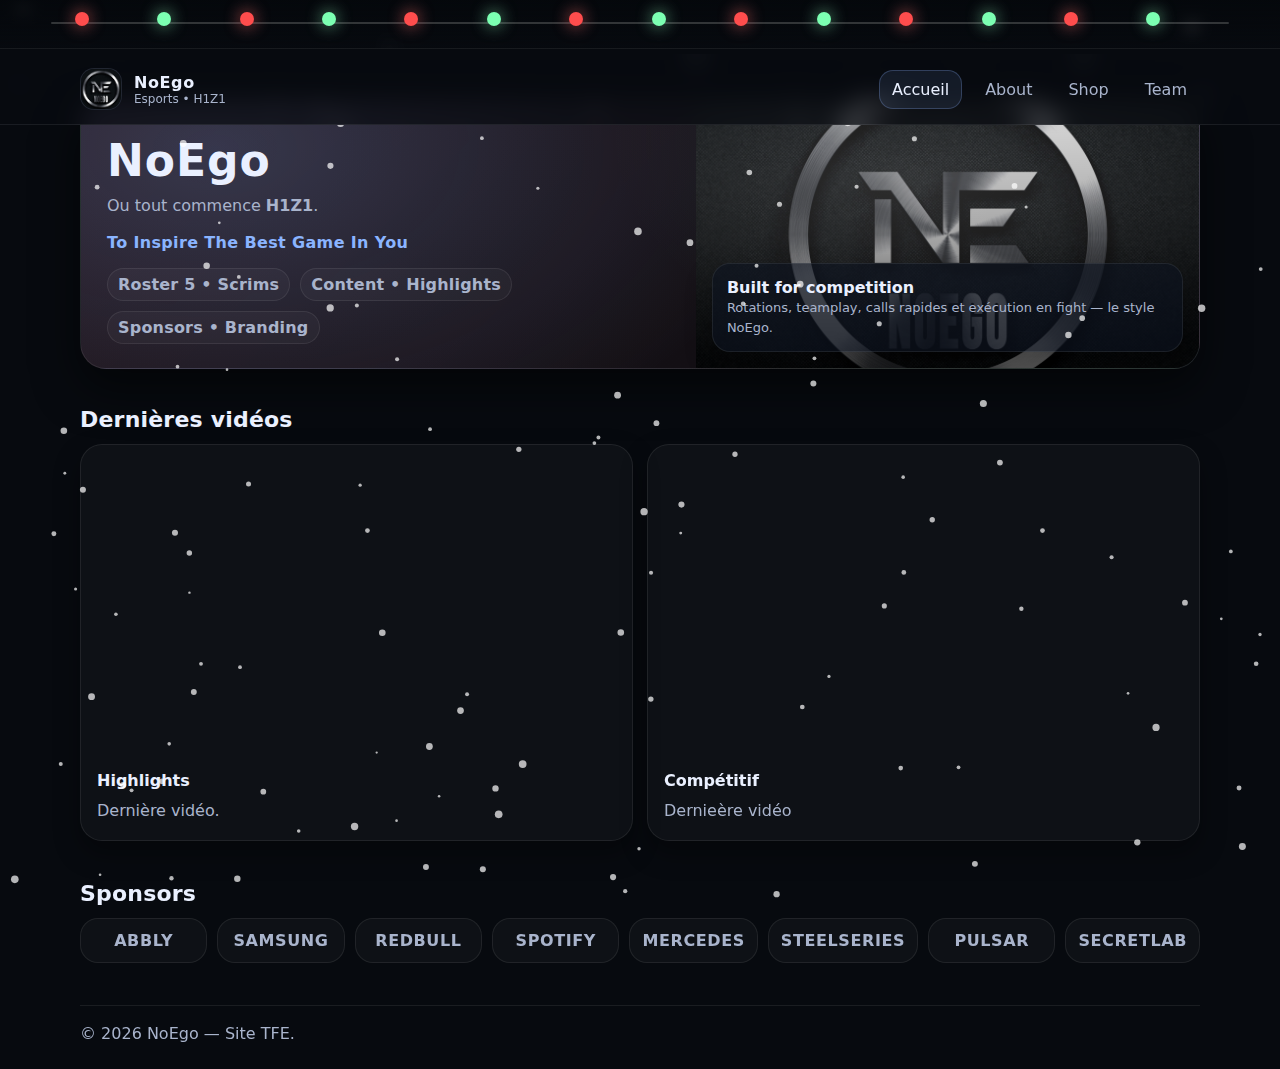
<file: index.html>
<!DOCTYPE html>
<html lang="fr">
<head>
  <meta charset="UTF-8" />
  <meta name="viewport" content="width=device-width, initial-scale=1.0" />
  <title>NoEgo — Accueil</title>
  <meta name="description" content="NoEgo — équipe esports H1Z1. To Inspire The Best Game In You."/>
  <link rel="stylesheet" href="css/style.css" />
</head>
<body>
<div class="garland">
    <div class="wire">
      <span class="bulb red"   style="left:2%"></span>
      <span class="bulb green" style="left:9%"></span>
      <span class="bulb red"   style="left:16%"></span>
      <span class="bulb green" style="left:23%"></span>
      <span class="bulb red"   style="left:30%"></span>
      <span class="bulb green" style="left:37%"></span>
      <span class="bulb red"   style="left:44%"></span>
      <span class="bulb green" style="left:51%"></span>
      <span class="bulb red"   style="left:58%"></span>
      <span class="bulb green" style="left:65%"></span>
      <span class="bulb red"   style="left:72%"></span>
      <span class="bulb green" style="left:79%"></span>
      <span class="bulb red"   style="left:86%"></span>
      <span class="bulb green" style="left:93%"></span>
    </div>
  </div>
  <canvas id="snow"></canvas>

  <header>
    <div class="container nav">
      <a class="brand" href="index.html">
        <img src="assets/logo.jpg" alt="NoEgo Logo">
        <div>
          <div class="name">NoEgo</div>
          <div class="small">Esports • H1Z1</div>
        </div>
      </a>
      <nav class="links">
        <a class="active" href="index.html">Accueil</a>
        <a class="" href="about.html">About</a>
        <a class="" href="shop.html">Shop</a>
        <a class="" href="team.html">Team</a>
      </nav>
    </div>
  </header>

<main class="container">
  <section class="hero">
    <div class="heroGrid">
      <div class="heroLeft">
       
        <h1 class="heroTitle" style="margin-top:12px;">NoEgo</h1>
        <p class="heroSub">
          Ou tout commence <strong>H1Z1</strong>.
        </p>
        <div class="slogan">To Inspire The Best Game In You</div>
        <div class="heroMeta">
          <span class="pill">Roster 5 • Scrims</span>
          <span class="pill">Content • Highlights</span>
          <span class="pill">Sponsors • Branding</span>
        </div>
      </div>

      <div class="heroRight" aria-label="NoEgo banner">
        <div class="heroRightInner">
          <strong>Built for competition</strong>
          <span>Rotations, teamplay, calls rapides et exécution en fight — le style NoEgo.</span>
        </div>
      </div>
    </div>
  </section>

  <section class="section">
    <h2>Dernières vidéos</h2>
    <div class="grid">
      <div class="card split">
        <iframe class="video"
          src="https://www.youtube.com/embed/Eaam93ZjDBo"
          title="NoEgo video 1"
          allow="accelerometer; autoplay; clipboard-write; encrypted-media; gyroscope; picture-in-picture; web-share"
          allowfullscreen></iframe>
        <div class="pad">
          <strong>Highlights</strong>
          <p>Dernière vidéo.</p>
        </div>
      </div>

      <div class="card split">
        <iframe class="video"
          src="https://www.youtube.com/embed/p4w0YMkL9Jo"
          title="NoEgo video 2"
          allow="accelerometer; autoplay; clipboard-write; encrypted-media; gyroscope; picture-in-picture; web-share"
          allowfullscreen></iframe>
        <div class="pad">
          <strong>Compétitif</strong>
          <p>Dernieère vidéo</p>
        </div>
      </div>
    </div>
  </section>

  <section class="section">
    <h2>Sponsors</h2>
    <div class="sponsors">
      <div class="sponsor">Abbly</div>
      <div class="sponsor">Samsung</div>
      <div class="sponsor">Redbull</div>
      <div class="sponsor">Spotify</div>
      <div class="sponsor">Mercedes</div>
      <div class="sponsor">SteelSeries</div>
      <div class="sponsor">Pulsar</div>
      <div class="sponsor">Secretlab</div>
    </div>
  </section>

  <footer>
    © <span id="year"></span> NoEgo — Site TFE.
  </footer>
</main>

<script src="js/snow.js"></script>
<script>document.getElementById("year").textContent = new Date().getFullYear();</script>
</body>
</html>
</file>
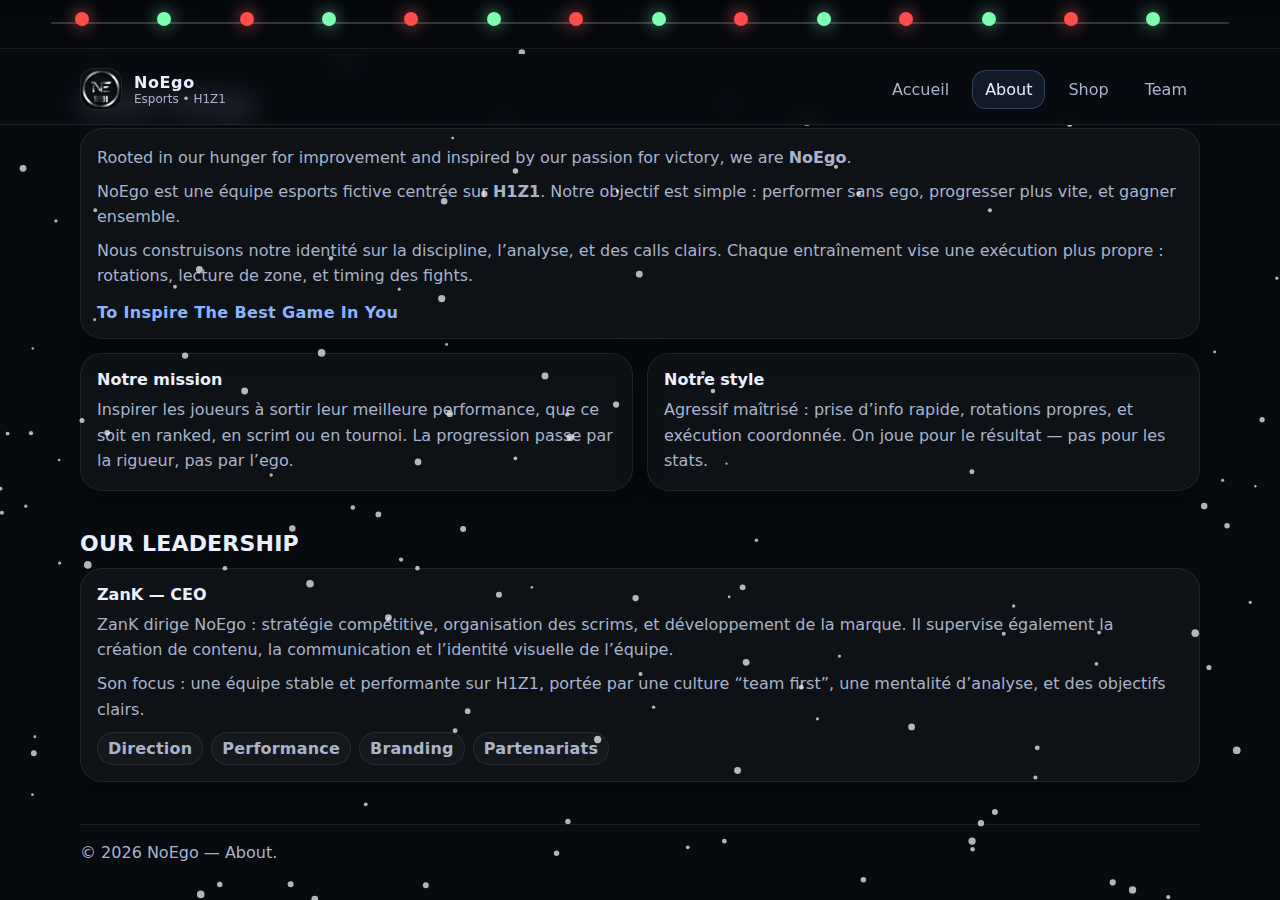
<file: about.html>
<!DOCTYPE html>
<html lang="fr">
<head>
  <meta charset="UTF-8" />
  <meta name="viewport" content="width=device-width, initial-scale=1.0" />
  <title>NoEgo — About</title>
  <meta name="description" content="À propos de NoEgo: équipe esports fictive H1Z1, leadership et vision."/>
  <link rel="stylesheet" href="css/style.css" />
</head>
<body>
<div class="garland">
    <div class="wire">
      <span class="bulb red"   style="left:2%"></span>
      <span class="bulb green" style="left:9%"></span>
      <span class="bulb red"   style="left:16%"></span>
      <span class="bulb green" style="left:23%"></span>
      <span class="bulb red"   style="left:30%"></span>
      <span class="bulb green" style="left:37%"></span>
      <span class="bulb red"   style="left:44%"></span>
      <span class="bulb green" style="left:51%"></span>
      <span class="bulb red"   style="left:58%"></span>
      <span class="bulb green" style="left:65%"></span>
      <span class="bulb red"   style="left:72%"></span>
      <span class="bulb green" style="left:79%"></span>
      <span class="bulb red"   style="left:86%"></span>
      <span class="bulb green" style="left:93%"></span>
    </div>
  </div>
  <canvas id="snow"></canvas>

  <header>
    <div class="container nav">
      <a class="brand" href="index.html">
        <img src="assets/logo.jpg" alt="NoEgo Logo">
        <div>
          <div class="name">NoEgo</div>
          <div class="small">Esports • H1Z1</div>
        </div>
      </a>
      <nav class="links">
        <a class="" href="index.html">Accueil</a>
        <a class="active" href="about.html">About</a>
        <a class="" href="shop.html">Shop</a>
        <a class="" href="team.html">Team</a>
      </nav>
    </div>
  </header>

<main class="container">
  <section class="section">
    <h2>ABOUT NoEgo</h2>
    <div class="grid">
      <div class="card full">
        <div class="pad">
          <p style="margin-top:0">
            Rooted in our hunger for improvement and inspired by our passion for victory, we are <strong>NoEgo</strong>.
          </p>
          <p>
            NoEgo est une équipe esports fictive centrée sur <strong>H1Z1</strong>.
            Notre objectif est simple : performer sans ego, progresser plus vite, et gagner ensemble.
          </p>
          <p>
            Nous construisons notre identité sur la discipline, l’analyse, et des calls clairs.
            Chaque entraînement vise une exécution plus propre : rotations, lecture de zone, et timing des fights.
          </p>
          <div class="slogan">To Inspire The Best Game In You</div>
        </div>
      </div>

      <div class="card split">
        <div class="pad">
          <strong>Notre mission</strong>
          <p>
            Inspirer les joueurs à sortir leur meilleure performance, que ce soit en ranked, en scrim ou en tournoi.
            La progression passe par la rigueur, pas par l’ego.
          </p>
        </div>
      </div>

      <div class="card split">
        <div class="pad">
          <strong>Notre style</strong>
          <p>
            Agressif maîtrisé : prise d’info rapide, rotations propres, et exécution coordonnée.
            On joue pour le résultat — pas pour les stats.
          </p>
        </div>
      </div>
    </div>
  </section>

  <section class="section">
    <h2>OUR LEADERSHIP</h2>
    <div class="grid">
      <div class="card full">
        <div class="pad">
          <strong>ZanK — CEO</strong>
          <p>
            ZanK dirige NoEgo : stratégie compétitive, organisation des scrims, et développement de la marque.
            Il supervise également la création de contenu, la communication et l’identité visuelle de l’équipe.
          </p>
          <p>
            Son focus : une équipe stable et performante sur H1Z1, portée par une culture “team first”,
            une mentalité d’analyse, et des objectifs clairs.
          </p>
          <div class="role">
            <span class="pill">Direction</span>
            <span class="pill">Performance</span>
            <span class="pill">Branding</span>
            <span class="pill">Partenariats</span>
          </div>
        </div>
      </div>
    </div>
  </section>

  <footer>
    © <span id="year"></span> NoEgo — About.
  </footer>
</main>

<script src="js/snow.js"></script>
<script>document.getElementById("year").textContent = new Date().getFullYear();</script>
</body>
</html>
</file>
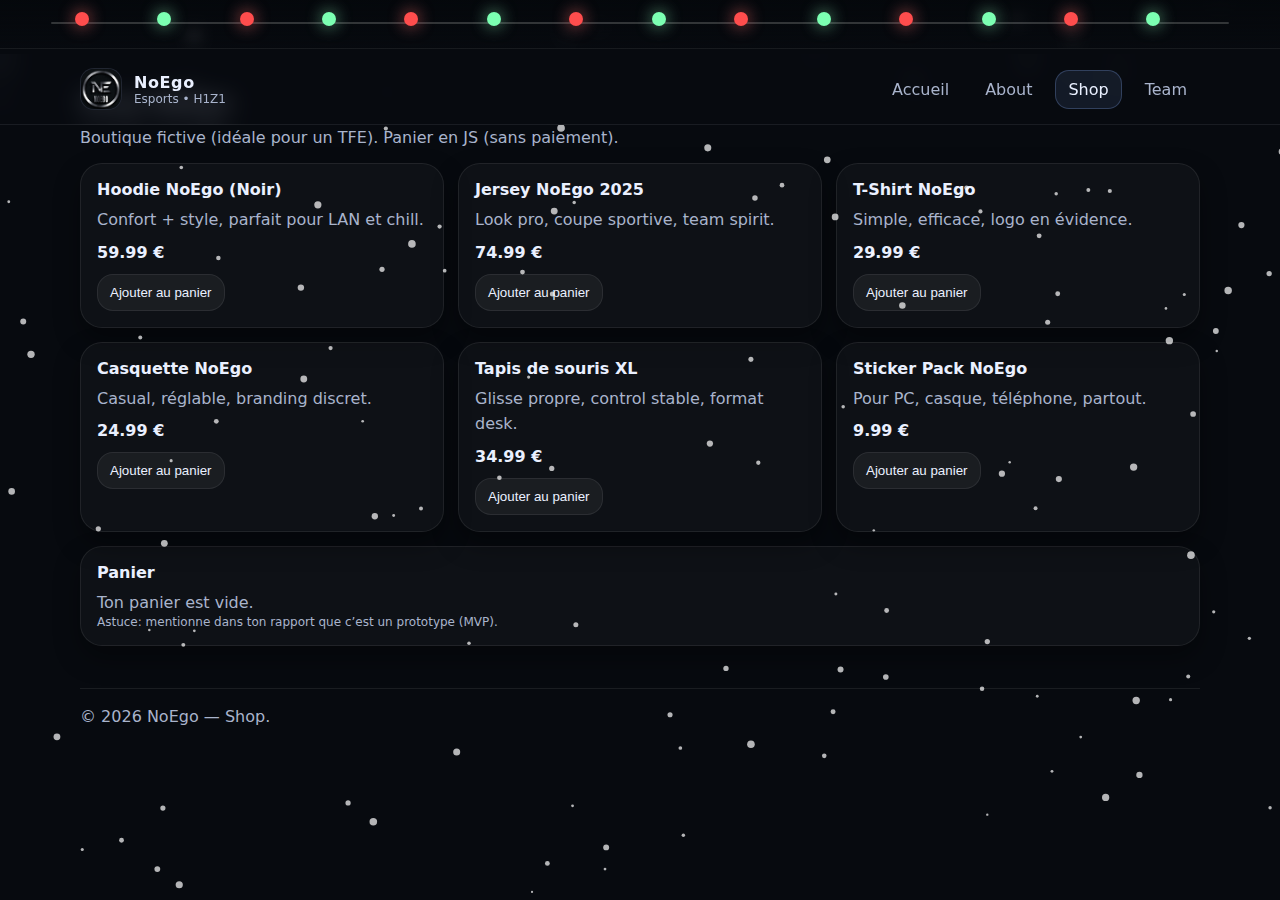
<file: shop.html>
<!DOCTYPE html>
<html lang="fr">
<head>
  <meta charset="UTF-8" />
  <meta name="viewport" content="width=device-width, initial-scale=1.0" />
  <title>NoEgo — Shop</title>
  <meta name="description" content="Shop fictif NoEgo — merch et accessoires."/>
  <link rel="stylesheet" href="css/style.css" />
</head>
<body>
<div class="garland">
    <div class="wire">
      <span class="bulb red"   style="left:2%"></span>
      <span class="bulb green" style="left:9%"></span>
      <span class="bulb red"   style="left:16%"></span>
      <span class="bulb green" style="left:23%"></span>
      <span class="bulb red"   style="left:30%"></span>
      <span class="bulb green" style="left:37%"></span>
      <span class="bulb red"   style="left:44%"></span>
      <span class="bulb green" style="left:51%"></span>
      <span class="bulb red"   style="left:58%"></span>
      <span class="bulb green" style="left:65%"></span>
      <span class="bulb red"   style="left:72%"></span>
      <span class="bulb green" style="left:79%"></span>
      <span class="bulb red"   style="left:86%"></span>
      <span class="bulb green" style="left:93%"></span>
    </div>
  </div>
  <canvas id="snow"></canvas>

  <header>
    <div class="container nav">
      <a class="brand" href="index.html">
        <img src="assets/logo.jpg" alt="NoEgo Logo">
        <div>
          <div class="name">NoEgo</div>
          <div class="small">Esports • H1Z1</div>
        </div>
      </a>
      <nav class="links">
        <a class="" href="index.html">Accueil</a>
        <a class="" href="about.html">About</a>
        <a class="active" href="shop.html">Shop</a>
        <a class="" href="team.html">Team</a>
      </nav>
    </div>
  </header>

<main class="container">
  <section class="section">
    <h2>Shop NoEgo</h2>
    <p style="color:var(--muted); margin-top:0">
      Boutique fictive (idéale pour un TFE). Panier en JS (sans paiement).
    </p>

    <div class="grid" id="products"></div>

    <div class="card full" style="margin-top:14px;">
      <div class="pad">
        <strong>Panier</strong>
        <p id="cartText">Ton panier est vide.</p>
        <div class="small">Astuce: mentionne dans ton rapport que c’est un prototype (MVP).</div>
      </div>
    </div>
  </section>

  <footer>
    © <span id="year"></span> NoEgo — Shop.
  </footer>
</main>

<script src="js/snow.js"></script>
<script>
  document.getElementById("year").textContent = new Date().getFullYear();

  const items = [
    { name: "Hoodie NoEgo (Noir)", price: 59.99, desc:"Confort + style, parfait pour LAN et chill." },
    { name: "Jersey NoEgo 2025", price: 74.99, desc:"Look pro, coupe sportive, team spirit." },
    { name: "T-Shirt NoEgo", price: 29.99, desc:"Simple, efficace, logo en évidence." },
    { name: "Casquette NoEgo", price: 24.99, desc:"Casual, réglable, branding discret." },
    { name: "Tapis de souris XL", price: 34.99, desc:"Glisse propre, control stable, format desk." },
    { name: "Sticker Pack NoEgo", price: 9.99, desc:"Pour PC, casque, téléphone, partout." }
  ];

  const grid = document.getElementById("products");
  const cartText = document.getElementById("cartText");
  const cart = [];

  function render(){
    grid.innerHTML = "";
    items.forEach((p, idx) => {
      const el = document.createElement("div");
      el.className = "card product";
      el.innerHTML = `
        <div class="pad">
          <strong>${p.name}</strong>
          <p>${p.desc}</p>
          <div class="price">${p.price.toFixed(2)} €</div>
          <button class="btn" data-i="${idx}">Ajouter au panier</button>
        </div>
      `;
      grid.appendChild(el);
    });

    document.querySelectorAll(".btn").forEach(b=>{
      b.addEventListener("click", () => {
        const i = Number(b.getAttribute("data-i"));
        cart.push(items[i]);
        const total = cart.reduce((s,x)=>s+x.price,0);
        cartText.textContent = `Articles: ${cart.length} — Total: ${total.toFixed(2)} € (fictif)`;
      });
    });
  }
  render();
</script>
</body>
</html>
</file>
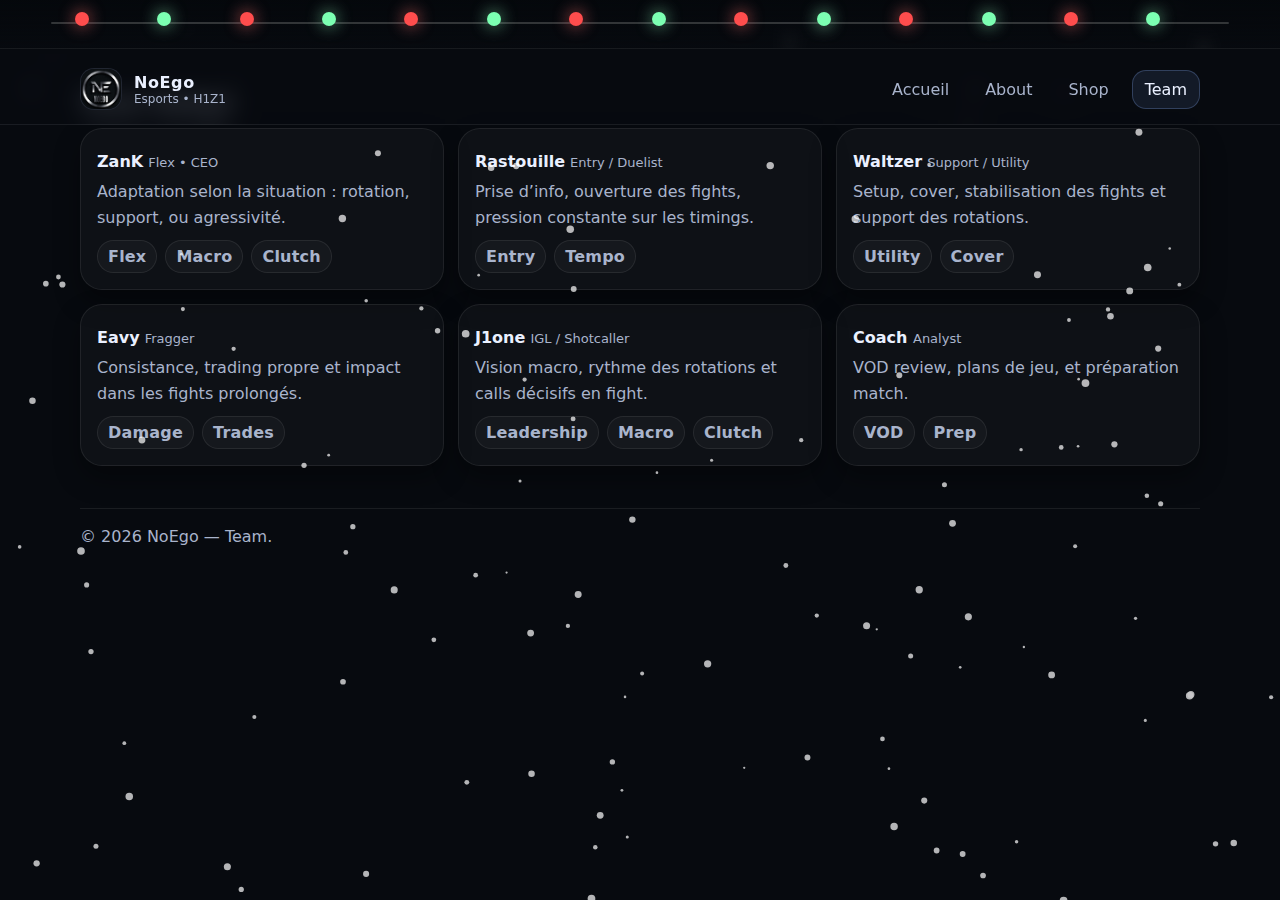
<file: team.html>
<!DOCTYPE html>
<html lang="fr">
<head>
  <meta charset="UTF-8" />
  <meta name="viewport" content="width=device-width, initial-scale=1.0" />
  <title>NoEgo — Team</title>
  <meta name="description" content="Roster NoEgo: ZanK, Rastouille, Waltzer, Eavy, J1one."/>
  <link rel="stylesheet" href="css/style.css" />
</head>
<body>
<div class="garland">
    <div class="wire">
      <span class="bulb red"   style="left:2%"></span>
      <span class="bulb green" style="left:9%"></span>
      <span class="bulb red"   style="left:16%"></span>
      <span class="bulb green" style="left:23%"></span>
      <span class="bulb red"   style="left:30%"></span>
      <span class="bulb green" style="left:37%"></span>
      <span class="bulb red"   style="left:44%"></span>
      <span class="bulb green" style="left:51%"></span>
      <span class="bulb red"   style="left:58%"></span>
      <span class="bulb green" style="left:65%"></span>
      <span class="bulb red"   style="left:72%"></span>
      <span class="bulb green" style="left:79%"></span>
      <span class="bulb red"   style="left:86%"></span>
      <span class="bulb green" style="left:93%"></span>
    </div>
  </div>
  <canvas id="snow"></canvas>

  <header>
    <div class="container nav">
      <a class="brand" href="index.html">
        <img src="assets/logo.jpg" alt="NoEgo Logo">
        <div>
          <div class="name">NoEgo</div>
          <div class="small">Esports • H1Z1</div>
        </div>
      </a>
      <nav class="links">
        <a class="" href="index.html">Accueil</a>
        <a class="" href="about.html">About</a>
        <a class="" href="shop.html">Shop</a>
        <a class="active" href="team.html">Team</a>
      </nav>
    </div>
  </header>

<main class="container">
  <section class="section">
    <h2>Team NoEgo</h2>
    <div class="grid">
      <div class="card player">
        <div class="pad">
          <strong>ZanK</strong>
          <div class="tag">Flex • CEO</div>
          <p>Adaptation selon la situation : rotation, support, ou agressivité.</p>
          <div class="role">
            <span class="pill">Flex</span>
            <span class="pill">Macro</span>
            <span class="pill">Clutch</span>
          </div>
        </div>
      </div>

      <div class="card player">
        <div class="pad">
          <strong>Rastouille</strong>
          <div class="tag">Entry / Duelist</div>
          <p>Prise d’info, ouverture des fights, pression constante sur les timings.</p>
          <div class="role">
            <span class="pill">Entry</span>
            <span class="pill">Tempo</span>
          </div>
        </div>
      </div>

      <div class="card player">
        <div class="pad">
          <strong>Waltzer</strong>
          <div class="tag">Support / Utility</div>
          <p>Setup, cover, stabilisation des fights et support des rotations.</p>
          <div class="role">
            <span class="pill">Utility</span>
            <span class="pill">Cover</span>
          </div>
        </div>
      </div>

      <div class="card player">
        <div class="pad">
          <strong>Eavy</strong>
          <div class="tag">Fragger</div>
          <p>Consistance, trading propre et impact dans les fights prolongés.</p>
          <div class="role">
            <span class="pill">Damage</span>
            <span class="pill">Trades</span>
          </div>
        </div>
      </div>

      <div class="card player">
        <div class="pad">
          <strong>J1one</strong>
          <div class="tag">IGL / Shotcaller</div>
          <p>Vision macro, rythme des rotations et calls décisifs en fight.</p>
          <div class="role">
            <span class="pill">Leadership</span>
            <span class="pill">Macro</span>
            <span class="pill">Clutch</span>
          </div>
        </div>
      </div>

      <div class="card player">
        <div class="pad">
          <strong>Coach </strong>
          <div class="tag">Analyst</div>
          <p>VOD review, plans de jeu, et préparation match.</p>
          <div class="role">
            <span class="pill">VOD</span>
            <span class="pill">Prep</span>
          </div>
        </div>
      </div>
    </div>
  </section>

  <footer>
    © <span id="year"></span> NoEgo — Team.
  </footer>
</main>

<script src="js/snow.js"></script>
<script>document.getElementById("year").textContent = new Date().getFullYear();</script>
</body>
</html>
</file>
<file: css/style.css>
:root{
  --bg:#070A0F;
  --panel:#0C1320;
  --panel2:#0B0F18;
  --text:#EAF0FF;
  --muted:#A9B4CC;
  --accent:#8AB4FF;
  --accent2:#7CFFB2;
  --danger:#FF4D4D;
  --line:rgba(255,255,255,.08);
  --shadow: 0 18px 45px rgba(0,0,0,.55);
  --shadow2: 0 12px 26px rgba(0,0,0,.35);
  --radius:22px;
}

*{box-sizing:border-box}
html,body{margin:0;padding:0;font-family:ui-sans-serif,system-ui,-apple-system,Segoe UI,Roboto,Arial; background:var(--bg); color:var(--text);}
a{color:inherit;text-decoration:none}
img{max-width:100%;display:block}
.container{width:min(1120px, 92vw); margin:0 auto;}
.small{font-size:12px;color:var(--muted)}
.pill{display:inline-flex;align-items:center;gap:8px;padding:6px 10px;border-radius:999px;border:1px solid var(--line);background:rgba(255,255,255,.03);color:var(--muted);font-weight:600;letter-spacing:.2px}
kbd{font-family:ui-monospace,SFMono-Regular,Menlo,Monaco,Consolas,monospace}

/* ===== Noël: guirlande + neige ===== */
.garland{
  position:fixed; top:0; left:0; right:0;
  z-index:60;
  padding:10px 0 12px;
  background:linear-gradient(to bottom, rgba(5,8,12,.96), rgba(5,8,12,.60), rgba(5,8,12,0));
  backdrop-filter: blur(8px);
  border-bottom:1px solid var(--line);
}
.wire{
  width:min(1200px, 92vw);
  margin:0 auto;
  position:relative;
  height:26px;
}
.wire:before{
  content:"";
  position:absolute; left:0; right:0; top:12px;
  height:2px;
  background:rgba(255,255,255,.18);
  border-radius:999px;
}
.bulb{
  position:absolute; top:2px;
  width:14px;height:14px;border-radius:50%;
  filter: drop-shadow(0 0 10px rgba(255,255,255,.15));
  animation: twinkle 1.9s infinite ease-in-out;
}
.bulb.red{ background:var(--danger); box-shadow:0 0 16px rgba(255,77,77,.65); }
.bulb.green{ background:var(--accent2); box-shadow:0 0 16px rgba(124,255,178,.55); }
.bulb:nth-child(odd){ animation-duration:2.6s;}
.bulb:nth-child(3n){ animation-duration:1.5s;}
@keyframes twinkle{
  0%,100%{ transform:translateY(0) scale(1); opacity:.75;}
  50%{ transform:translateY(1px) scale(1.15); opacity:1;}
}

#snow{
  position:fixed; inset:0;
  z-index:30;
  pointer-events:none;
  opacity:.78;
}

/* ===== Top nav ===== */
header{
  position:sticky; top:54px; z-index:55;
  background:rgba(7,10,15,.70);
  backdrop-filter: blur(12px);
  border-bottom:1px solid var(--line);
}
.nav{
  display:flex; align-items:center; justify-content:space-between;
  padding:14px 0;
  gap:12px;
}
.brand{display:flex;align-items:center;gap:12px;min-width:220px}
.brand img{ width:42px; height:42px; border-radius:14px; object-fit:cover; border:1px solid var(--line); background:#0f1420;}
.brand .name{font-weight:900; letter-spacing:.6px}
.links{display:flex;gap:10px;flex-wrap:wrap;justify-content:flex-end}
.links a{
  color:var(--muted);
  padding:9px 12px;
  border-radius:14px;
  transition:.15s;
  border:1px solid transparent;
}
.links a:hover{ color:var(--text); background:rgba(255,255,255,.06); border-color:var(--line); }
.links a.active{ color:var(--text); background:rgba(138,180,255,.10); border-color:rgba(138,180,255,.25); }

/* ===== Hero (pro) ===== */
.hero{padding:28px 0 18px}
.heroGrid{
  border-radius: calc(var(--radius) + 4px);
  overflow:hidden;
  border:1px solid var(--line);
  box-shadow: var(--shadow);
  background:
    radial-gradient(900px 520px at 12% 18%, rgba(138,180,255,.24), transparent 65%),
    radial-gradient(760px 420px at 88% 14%, rgba(124,255,178,.12), transparent 60%),
    linear-gradient(135deg, rgba(255,77,77,.10), rgba(255,255,255,.02));
  display:grid;
  grid-template-columns: 1.1fr .9fr;
  gap:0;
}
.heroLeft{padding:26px 26px 24px}
.heroTitle{margin:0;font-size:44px;letter-spacing:1px;line-height:1.05}
.heroSub{margin:10px 0 0;color:var(--muted);line-height:1.55;max-width:54ch}
.slogan{
  margin:14px 0 0;
  display:inline-block;
  font-weight:800;
  letter-spacing:.35px;
  color:var(--accent);
}
.heroMeta{margin-top:16px;display:flex;gap:10px;flex-wrap:wrap}
.heroRight{
  position:relative;
  padding:0;
  background:
    linear-gradient(180deg, rgba(0,0,0,.15), rgba(0,0,0,.65)),
    url("../assets/logo.jpg");
  background-size: cover;
  background-position:center;
  min-height:240px;
}
.heroRight:before{
  content:"";
  position:absolute; inset:0;
  background: radial-gradient(900px 350px at 40% 30%, rgba(255,255,255,.18), transparent 55%);
}
.heroRightInner{
  position:absolute; inset:auto 16px 16px 16px;
  background: rgba(12,19,32,.60);
  border:1px solid var(--line);
  border-radius: 18px;
  padding:14px;
  box-shadow: var(--shadow2);
}
.heroRightInner strong{display:block}
.heroRightInner span{color:var(--muted);font-size:13px;line-height:1.4}

/* ===== Sections / cards ===== */
.section{padding:20px 0}
.section h2{margin:0 0 12px;font-size:22px;letter-spacing:.2px}
.grid{display:grid;grid-template-columns:repeat(12,1fr);gap:14px}
.card{
  background: rgba(255,255,255,.03);
  border:1px solid var(--line);
  border-radius: var(--radius);
  overflow:hidden;
  box-shadow: var(--shadow2);
}
.pad{padding:16px}
.card p{margin:8px 0 0;color:var(--muted);line-height:1.6}

.split{grid-column: span 6}
.full{grid-column: span 12}

.video{width:100%;aspect-ratio:16/9;border:0;display:block}

/* Sponsors (pro) */
.sponsors{
  display:grid;
  grid-template-columns: repeat(8, 1fr);
  gap:10px;
}
.sponsor{
  display:flex;align-items:center;justify-content:center;
  padding:12px;
  border-radius:18px;
  border:1px solid var(--line);
  background: rgba(255,255,255,.03);
  color: var(--muted);
  font-weight:800;
  letter-spacing:.6px;
  text-transform:uppercase;
  user-select:none;
}
.sponsor:hover{background:rgba(255,255,255,.06); color:var(--text); transition:.15s}

/* Shop */
.product{grid-column: span 4}
.price{margin-top:10px;font-weight:900}
.btn{
  display:inline-flex;align-items:center;justify-content:center;
  margin-top:12px;
  padding:10px 12px;
  border-radius:16px;
  border:1px solid var(--line);
  background: rgba(255,255,255,.05);
  color: var(--text);
  cursor:pointer;
  transition:.15s;
}
.btn:hover{background:rgba(255,255,255,.10)}

/* Team */
.player{grid-column: span 4}
.tag{display:inline-block;margin-top:10px;color:var(--muted);font-size:13px}
.role{display:flex;gap:8px;flex-wrap:wrap;margin-top:10px}

/* Footer */
footer{
  border-top:1px solid var(--line);
  padding:18px 0 26px;
  color:var(--muted);
  margin-top:22px;
}

/* Responsive */
@media (max-width: 920px){
  .heroGrid{grid-template-columns:1fr}
  .heroRight{min-height:220px}
  .split{grid-column: span 12}
  .product,.player{grid-column: span 12}
  .sponsors{grid-template-columns: repeat(2, 1fr);}
}
</file>
